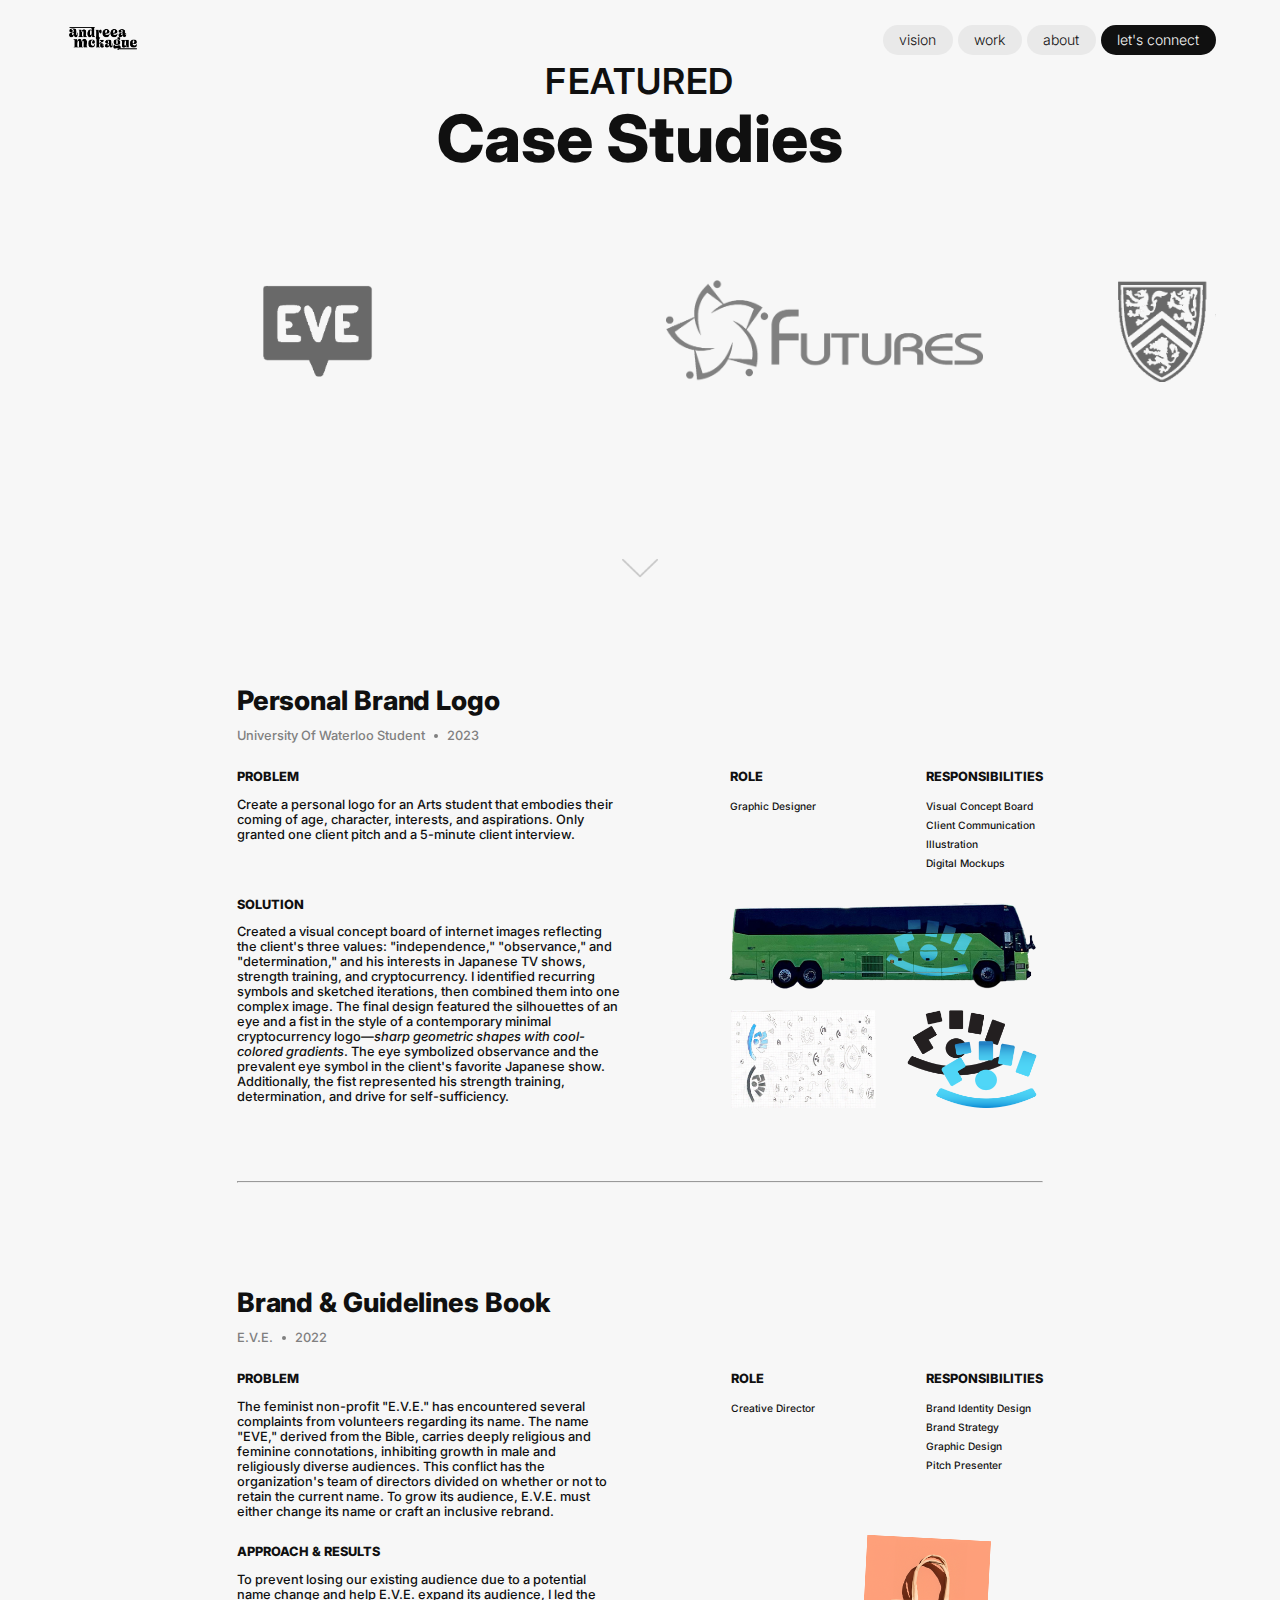
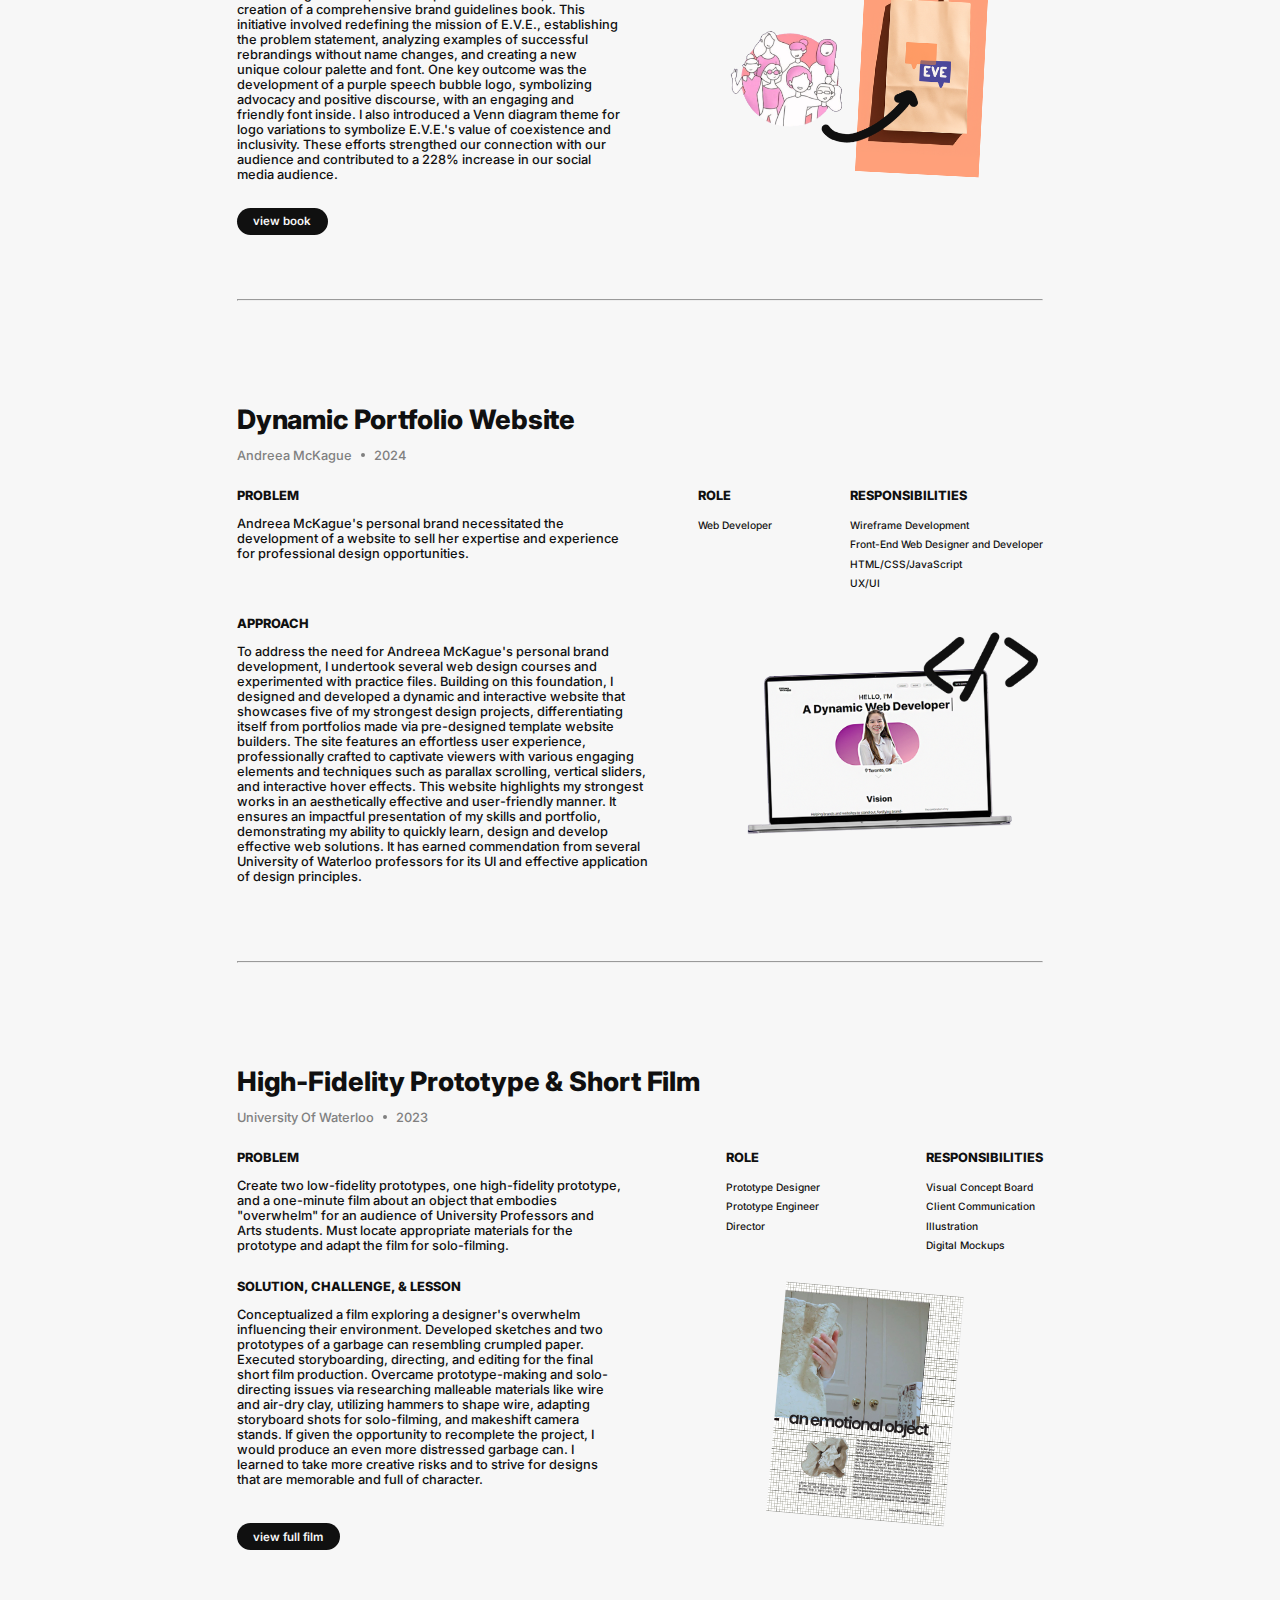
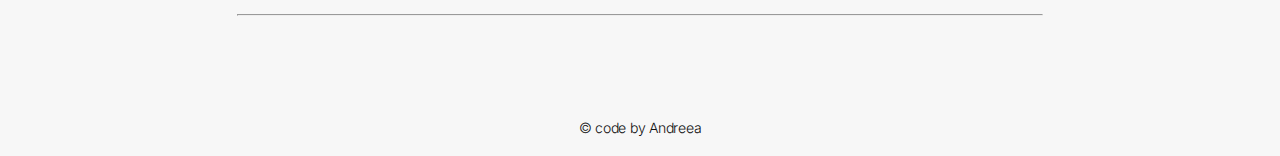
<file: work.html>
<!DOCTYPE html>
<html lang="en">
	<head>
		<title>Case Studies | Andreea McKague</title>
		<meta charset="UTF-8">
		<meta name="viewport" content="width=device-width, initial-scale=1.0">
		<link rel="icon" type="image/x-icon" href="andreea_favicon.ico">
		<link rel="stylesheet" type="text/css" href="pstyle.css">
		<link rel="preconnect" href="https://fonts.googleapis.com">
		<link rel="preconnect" href="https://fonts.gstatic.com" crossorigin>
		<link href="https://fonts.googleapis.com/css2?family=Inter:wght@100..900&display=swap" rel="stylesheet">
	</head>
	<body class="container">
		<div id="nav" class="nav">
			<a href="index.html"><img src="am_logo.png" class="logo" alt="Andreea McKague logo"></a>
			<div>
				<a href="index.html#vision" class="link"><div class="other-box">vision</div></a>
				<a href="work.html" class="link"><div class="other-box">work</div></a>
				<a href="index.html#about" class="link"><div class="other-box">about</div></a>
				<a href="mailto:andreeamckague@gmail.com" style="color: #F7F7F7;"><div class="contact-box">let's connect</div></a>
			</div>
		</div>
		
		<div id="hero" class="hero">
			<h1 style="margin-bottom: 4.5vw;">FEATURED</h1>
			<h2>Case Studies</h2>
			<div class="worked-with" style="margin-top: 11vw;">
				<div class="slider-track">
					<div class="slider-item"><img src="eve.png" alt="E.V.E. Logo"></div>
					<div class="slider-item"><img src="futures.png" alt="Futures Logo"></div>
					<div class="slider-item"><img src="uw-gray.png" alt="Waterloo University Logo"></div>
					<div class="slider-item"><img src="dpcdsb.png" alt="DPCDSB Logo"></div>
					<div class="slider-item"><img src="eve.png" alt="E.V.E. Duplicate Logo"></div>
					<div class="slider-item"><img src="futures.png" alt="Futures Duplicate Logo"></div>
					<div class="slider-item"><img src="uw-gray.png" alt="Waterloo University Duplicate Logo"></div>
					<div class="slider-item"><img src="dpcdsb.png" alt="DPCDSB Duplicate Logo"></div>
					<div class="slider-item"><img src="eve.png" alt="E.V.E. Triplicate Logo"></div>
				</div>
			</div>
			<a href="#logo"><img src="down-arrow.png" alt="\/" class="arrow" style="height: 3.8vw; margin-top: 12.6vw;"></a>
		</div>
		
		<div class="cases">
			<div id="logo" class="case-container">
				<p class="work-title">Personal Brand Logo</p>
				<div>
					<p class="job">University Of Waterloo Student<span class="dot"></span>2023</p>
				</div>
				<div style="display: flex; justify-content: space-between;">
					<div>
						<p class="all-caps">PROBLEM</p>
						<p class="job2">Create a personal logo for an Arts student that embodies their 
						coming of age, character, interests, and aspirations. Only granted one client pitch and 
						a 5-minute client interview.</p>
					</div>
					<div>
						<p class="all-caps">ROLE</p>
						<p class="description">Graphic Designer</p>
					</div>
					<div>
						<p class="all-caps">RESPONSIBILITIES</p>
						<p class="description">Visual Concept Board<br>
											   Client Communication<br>
											   Illustration<br>
											   Digital Mockups<br></p>
					</div>
				</div>
				<div style="display: flex; justify-content: space-between;">
					<div>
						<p class="all-caps">SOLUTION</p>
						<p class="job2">Created a visual concept board of internet images reflecting the client's
							three values: "independence," "observance," and "determination," and his interests in Japanese
							TV shows, strength training, and cryptocurrency. I identified recurring symbols and sketched
							iterations, then combined them into one complex image. The final design featured the
							silhouettes of an eye and a fist in the style of a contemporary minimal cryptocurrency logo&mdash;<em>sharp 
							geometric shapes with cool-colored gradients</em>. The eye symbolized observance and the prevalent eye symbol in the
							client's favorite Japanese show. Additionally, the fist represented his strength training, 
							determination, and drive for self-sufficiency.</p>
					</div>
					<div>
						<img src="logo.png" style="height: 16vw; margin-right: 0vw; margin-top: 1.5vw;">
					</div>
				</div>
			</div>
			<hr>
			<div id="brand" class="case-container">
				<p class="work-title">Brand & Guidelines Book</p>
				<div>
					<p class="job">E.V.E.<span class="dot"></span>2022</p>
				</div>
				<div style="display: flex; justify-content: space-between;">
					<div>
						<p class="all-caps">PROBLEM</p>
						<p class="job2">The feminist non-profit "E.V.E." has encountered 
						several complaints from volunteers regarding its name. The name "EVE," derived from the Bible, 
						carries deeply religious and feminine connotations, inhibiting growth in male and religiously diverse audiences.
						This conflict has the organization's team of directors divided on whether or not to retain the
						current name. To grow its audience, E.V.E. must either change its name or craft an inclusive rebrand.</p>
						</div>
						<div>
							<p class="all-caps">ROLE</p>
							<p class="description">Creative Director</p>
						</div>
						<div>
							<p class="all-caps">RESPONSIBILITIES</p>
							<p class="description">Brand Identity Design<br>
												   Brand Strategy<br>
												   Graphic Design<br>
												   Pitch Presenter<br></p>
						</div>
					</div>
					<div style="display: flex; justify-content: space-between;">
						<div>
							<p class="all-caps">APPROACH & RESULTS</p>
							<p class="job2">To prevent losing our existing audience due to a potential name change and help E.V.E.
						expand its audience, I led the creation of a comprehensive brand guidelines book. This initiative involved
						redefining the mission of E.V.E., establishing the problem statement, analyzing
						examples of successful rebrandings without name changes, and creating a new unique colour palette and 
						font.
						One key outcome was the development of a purple 
						speech bubble logo, symbolizing advocacy and positive 
						discourse, with an engaging and friendly font inside. I also introduced a Venn diagram theme
						for logo variations to symbolize E.V.E.'s value of coexistence and inclusivity. These efforts 
						strengthed our connection with our audience and contributed
						to a 228% increase in our social media audience.</p>
						</div>
						<div>
							<img src="brand.png" style="height: 19vw; margin-right: 4vw; transform: rotate(3deg);">
						</div>
					</div>
				<div style="display: flex;"><a href="https://docs.google.com/presentation/d/1GhbAsn12RFbhVDK3L7LdMRPdl7ilev0-ouhWnjM0uuI/edit?usp=sharing" target="_blank"><div class="book-button">view book</div></a></div>
			</div>
			<hr>
			<div id="website" class="case-container">
				<p class="work-title">Dynamic Portfolio Website</p>
				<div>
					<p class="job">Andreea McKague<span class="dot"></span>2024</p>
				</div>
				<div style="display: flex; justify-content: space-between;">
					<div>
						<p class="all-caps">PROBLEM</p>
						<p class="job2">Andreea McKague's personal brand necessitated the development of
						a website to sell her expertise and experience for professional design opportunities.</p>
					</div>
					<div>
						<p class="all-caps">ROLE</p>
						<p class="description">Web Developer</p>
					</div>
					<div>
						<p class="all-caps">RESPONSIBILITIES</p>
						<p class="description">Wireframe Development<br>
											   Front-End Web Designer and Developer<br>
											   HTML/CSS/JavaScript<br>
											   UX/UI<br></p>
					</div>
				</div>
				<div style="display: flex; justify-content: space-between;">
						<div>
							<p class="all-caps">APPROACH</p>
							<p class="job2" style="max-width: 32.5vw; min-width: 31vw;">
							To address the need for Andreea McKague's personal brand development, I undertook
							several web design courses and experimented with practice files. Building on this foundation,
							I designed and developed a dynamic and interactive website that showcases five of my strongest
							design projects, differentiating itself from portfolios made via pre-designed template website builders.
							The site features an effortless user experience, professionally crafted to captivate
							viewers with various engaging elements and techniques such as parallax scrolling, vertical sliders, 
							and interactive hover effects. This website highlights my strongest works in an aesthetically effective and
							user-friendly manner. It ensures an impactful presentation of
							my skills and portfolio, demonstrating my ability to quickly learn, design and develop effective web solutions.
							It has earned commendation from several University of Waterloo professors for its UI and effective application 
							of design principles. </p>
						</div>
						<div>
							<img src="website2.png" style="height: 16vw; margin-top: 1.9vw; transform: rotate(-2deg);">
						</div>
				</div>
				<hr>
				<div id="video" class="case-container">
					<p class="work-title">High-Fidelity Prototype & Short Film</p>
					<div>
						<p class="job">University Of Waterloo<span class="dot"></span>2023</p>
					</div>
					<div style="display: flex; justify-content: space-between;">
						<div>
							<p class="all-caps">PROBLEM</p>
							<p class="job2">Create two low-fidelity prototypes, one high-fidelity prototype, and a one-minute film about 
							an object that embodies "overwhelm" for an audience of University Professors and Arts students. 
							Must locate appropriate materials for the prototype and adapt the film for solo-filming.</p>
						</div>
						<div>
							<p class="all-caps">ROLE</p>
							<p class="description">Prototype Designer<br>
												   Prototype Engineer<br>
												   Director<br></p>
						</div>
						<div>
							<p class="all-caps">RESPONSIBILITIES</p>
							<p class="description">Visual Concept Board<br>
												   Client Communication<br>
												   Illustration<br>
												   Digital Mockups<br>
						</div>
					</div>
					<div style="display: flex; justify-content: space-between;">
						<div>
							<p class="all-caps">SOLUTION, CHALLENGE, & LESSON</p>
							<p class="job2">Conceptualized a film exploring a designer's overwhelm influencing 
							their environment. Developed sketches and two prototypes of a garbage can resembling crumpled paper.
							Executed storyboarding, directing, and editing for the final short film production.
							Overcame prototype-making and solo-directing issues via researching malleable materials 
							like wire and air-dry clay, utilizing hammers to shape wire, adapting storyboard shots 
							for solo-filming, and makeshift camera stands. If given the opportunity to recomplete the project, I would produce
							an even more distressed garbage can. I learned to take more creative risks and
							to strive for designs that are memorable and full of character.</p>
						</div>
						<div>
							<img src="mag4.png" style="height: 18vw; margin-top: 1.8vw; margin-right: 7vw; transform: rotate(5deg);">
						</div>
					</div>
					<div style="display: flex;"><a href="movie.html" target="_blank"><div class="book-button" style="margin: 0;">view full film</div></a></div>
				</div>
				<hr>
			<div class="end" style="margin-bottom: 0.1vw;">
				<h6>&#169; code by Andreea</h6>
			</div>
		</div>	
	</body>
</html>
</file>
<file: pstyle.css>
html{
	scroll-behaviour: smooth;
}
body{
	font-family: Inter, sans-serif;
	font-size: 15px;
	height: 100%;
	color: #101010;
	background-color: #F7F7F7;
}
a{
	text-decoration: none;
}
.featured-work a{
		color: #101010;
}
hr{
	margin: 5vw 0vw 8vw 0vw;
}
.container{
	max-width: 90%;
	margin: 0 auto;
	padding-top: 2.2vh;
}
.nav{
	display: flex;
	justify-content: space-between;
	align-items: center;
	margin: 0;
	padding: 0;
}
.nav a{
	font-family: Inter, sans-serif;
	font-weight: 300;
	font-size: 1.1vw;
	color: #101010;
	text-decoration: none;
	vertical-align: middle;
	text-align: center;
	margin: 0;
}
.link:hover{
	color: #828282;
	font-weight: 400;
}
.logo{
	filter: invert(1);
	height: 1.8vw;
	padding-left: 0.4vw;
	padding-top: 0.4vw;
	transition: transform 0.3s ease-in-out;
}
.logo:hover{
	transform: translateY(-2.5px);
	opacity: 91%;
}
.other-box{
	display: inline-block;
	background-color: #E9E9E9;
	width: fit-content;
	border-radius: 1.3vw;
	padding: 0.5vw 1.3vw;
	margin-right: 0.8px;
	margin-top: 5px;
	transition: transform 0.3s ease-in-out;
}
.contact-box{
	display: inline-block;
	background-color: #101010;
	width: fit-content;
	border-radius: 1.3vw;
	padding: 0.5vw 1.3vw;
	margin-top: 5px;
	transition: transform 0.3s ease-in-out;
}
.contact-box:hover{
	background: linear-gradient(to bottom right, purple, pink);
}
.project-contact-box{
	display: inline-block;
	background-color: #101010;
	width: fit-content;
	border-radius: 2vw;
	transition: transform 0.3s ease-in-out;
 	margin-top: 1vw;
	margin-bottom: 6.3vw;
}
.project-contact-box:hover{
	background: linear-gradient(to bottom right, purple, pink);
	transform: translateY(-2.5px);
	opacity: 95%;
}
.button-text{
	color: #F7F7F7;
	font-weight: 600;
	font-size: 1.4vw;
	padding: 1vw 2vw;
	letter-spacing: 0.01vw;
}
.hero{
	display: block;
	margin: 0;
	padding: 0;
	padding-top: 2.1vw;
	margin-bottom: 1.6vw;
}
.hero-container {
	margin-top: 0;
	display: flex;
	position: relative;
	justify-content: center;
	align-items: center;
}
.hero img{
	display: flex;
	height: 25.7vw;
	width: auto;
	margin: 0 auto;
	padding: 0;
	z-index: 2;
	transition: transform 0.3s ease-in-out;
}
.background-rectangle{
	position: absolute;
	background-image: linear-gradient(to bottom right, purple, pink);
	padding: 9.6vw 19vw;
	z-index: 1;
	border-radius: 9.4vw;
	margin-top: 6.2vw;
	margin-bottom: 0px;
}
.animated-text-container{
	margin: 0;
	padding: 0;
	background-color: #F7F7F7;
	color: #F7F7F7;
	display: flex;
	justify-content: center;
	line-height: 0px;
	font-family: Inter, sans-serif;
	z-index: 1;
}
.animated-text span{
	font-size: 5.1vw;
	font-weight: 800;	
	position: relative;
}
.animated-text span::before{
	content: "Andreea McKague";
	color: #101010;
	animation: words 12s infinite;
}
.animated-text span::after{
	content: "";
	position: absolute;
	width: calc(100% + 8px);
	height: 100%;
	background-color: #F7F7F7;
	border-left: 2px solid #101010;
	right: -8px;
	top: 0px;
	animation: typing 20s ease-in-out infinite;
}
@keyframes words{
	0%,33%{
		content: "Andreea McKague";
	}
	34%,66%{
		content: "A Designer";
	}
	67%,100%{
		content: "A Dynamic Web Developer";
	}
}
@keyframes typing{
	10%,15%,30%,35%,50%,55%,70%,75%,90%,95%{
		width: 0;
	}
	5%,20%,40%,45%,60%,65%,80%,85%,100%{
		width: calc(100% + 8px);
	}
}
h1{
	font-family: Inter, sans-serif;
	font-weight: 600;
	font-size: 2.8vw;
	text-align: center;
	line-height: 0vw;
	margin: 0;
	margin-bottom: 4.8vw;
	color: #101010;
	transition: transform 0.3s ease-in-out;
	letter-spacing: 0.09vw;
}
h2{
	margin: 0;
	padding: 0;
	color: #101010;
	display: flex;
	justify-content: center;
	align-items: center;
	font-family: Inter, sans-serif;
	font-size: 5.1vw;
	font-weight: 800;
	line-height: 0px;
	letter-spacing: -0.1px;
	transition: transform 0.3s ease-in-out;
}
h4{
	font-size: 1.93vw;
	font-family: Inter, sans-serif;
	font-weight: 600;
	text-align: center;
	color: #101010;
	margin: 0 auto;
	line-height: 0px;
	letter-spacing: -0.5px;
	transition: transform 0.3s ease-in-out;
}
h5{
	font-size: 1.7vw;
	font-family: Inter, sans-serif;
	font-weight: 400;
	color: #101010;
	margin: 0;
	letter-spacing: -0.04vw;
	transition: transform 0.3s ease-in-out;
}
h6{
	font-size: 1.1vw;
	font-family: Inter, sans-serif;
	font-weight: 300;
	color: #101010;
	margin: 0;
	letter-spacing: -0.02vw;
	transition: transform 0.3s ease-in-out;
}
.adjust{
	display: flex;
	justify-content: center;
	align-items: center;
	margin: 0;
	padding: 0;
}
.work-adjust{
	display: flex;
	justify-content: center;
	align-items: center;
	margin: 0;
	padding: 0;
	margin-bottom: 2vw;
}
.adjust p{
	transition: transform 0.3s ease-in-out;
}
h1:hover, h2:hover, .hero img:hover, h4:hover, h5:hover, h6:hover, .arrow:hover, .contact-box:hover, .other-box:hover, .adjust p:hover, h3:hover, .about-img:hover, .icon:hover, .featured-logo:hover, .featured-title:hover, .featured-text:hover{
	transform: translateY(-2.5px);
}
.location{
	height: 1.56vw;
	vertical-align: center;
}
.arrow{
	height: 3.7vw;
	opacity: 19%;
	margin: 0 auto;
	margin-top: 1vw;
	display: flex;
	justify-content: center;
	transition: transform 0.3s ease-in-out;
}
.arrow:hover{
	scroll-behaviour: smooth;
	transform: translateY(-5px);
}
.companies-container{
	display: flex;
	justify-content: space-between;
	overflow: hidden;
	align-items: center;
	padding: 20px;
	margin-top: 20px;
	margin-bottom: 90px;
	width: 100%
}
.companies-container img{
	display: block;
	height: 55px;
}
.work-preview-container{
	overflow: hidden;
	margin: 0;
	margin-top: 5vw;
	padding: 0;
	display: flex;
	height: 48vw;
	width: 100%;
	justify-content: space-between;
	align-items: center;
	background-color: #101010;
	z-index: -1;
	border-radius: 2vw;
}
.slider-track-up{
	display: flex;
	animation: scrollUp 11s linear infinite;
}
.slider-track-up-slow{
	display: flex;
	animation: scrollUp 13s linear infinite;
}
.slider-track-down{
	display: flex;
	animation: scrollDown 15s linear infinite;
}
.slider-track-down-fast{
	display: flex;
	animation: scrollDown 9s linear infinite;
}
@keyframes scrollUp {
	0% { transform: translateY(35%); }
	100% { transform: translateY(-31.5%); }
}
@keyframes scrollDown {
	0% { transform: translateY(-35%); }
	100% { transform: translateY(31.2%); }
}
.mag{
	display: flex;
	box-sizing: border-box;
	justify-content: center;
	align-items: center;
	margin: 0.55vw 0.2px;
	height: 27.3vw;
	width: 21.9vw;
	background-attachment: fixed;
}
.left-mag{
	display: flex;
	box-sizing: border-box;
	justify-content: center;
	align-items: center;
	margin: 0.55vw 0.5px;
	margin-left: 0.2vw;
	height: 27.3vw;
	width: 21.9vw;
	background-attachment: fixed;
}
.right-mag{
	display: flex;
	box-sizing: border-box;
	justify-content: center;
	align-items: center;
	margin: 0.55vw 0.2px;
	margin-right: 0.2vw;
	height: 27.3vw;
	width: 21.9vw;
	background-attachment: fixed;
}
.preview{
	display: block;
	margin: 0;
	padding: 0;
	margin-top: 1.9vw;
	margin-bottom: 7vw;
}
.vision{
	display: flex;
	margin: 0;
	padding: 0;
	margin-top: 5vw;
	margin-bottom: 14vw;
}
.column1{
	flex: 1;
	min-width: 37vw;
	padding: 0vw 2vw;
	padding-bottom: 8.7vw;
	margin: 0 2vw;
	margin-left: 9.9vw;
	line-height: 2.4vw;
	border-bottom: 1px solid #BCBBBC; 
}
.column2{
	flex: 1;
	padding: 0vw 1.27vw;
	line-height: 1.7vw;
	padding-bottom: 8.7vw;
	margin: 0 2vw;
	margin-right: 9.9vw;
	border-bottom: 1px solid #BCBBBC; 
}
.featured-work{
	display: flex;
	justify-content: center;
	align-items: center;
	margin: 0;
	padding: 0;
	margin-top: 5vw;
	flex-direction: column;
}
h3{			
	margin: 0;
	margin-top: 8.5vw;
	padding: 0;
	color: #101010;
	display: flex;
	justify-content: center;
	align-items: center;
	font-family: Inter, sans-serif;
	font-size: 3.7vw;
	font-weight: 800;
	line-height: 0px;
	letter-spacing: -0.1px;
	line-height: 0px;
	transition: transform 0.3s ease-in-out;
}
.featured-work-container{
	perspective: 10px;
	position: relative;
	overflow: hidden;
	display: flex;
	justify-content: center;
	align-items: center;
	background-color: #F7F7F7;
	height: 30vw;
	width: 68.3vw;
	margin: 0;
	padding: 0;
	z-index: 1;
	margin-bottom: 1.2vw;
}
.featured-video-container{
	perspective: 10px;
	position: relative;
	overflow: hidden;
	display: flex;
	justify-content: center;
	align-items: center;
	background-color: #F7F7F7;
	height: 30vw;
	width: 67.7vw;
	margin: 0;
	padding: 0;
	z-index: 1;
	margin-bottom: 1.2vw;
	border-radius: 2vw;
}
.shadow-cover{	
	opacity: 13%;
	background-image: linear-gradient(to top right, #101010 0.001%, transparent);
	height: 30vw;
	width: 68.3vw;
	border-radius: 2vw;
	margin: 0;
	padding: 0;
	left: 0.3vw;
	position: absolute;
	z-index: 3;	
}
.featured-work-image{
	height: 30vw;
	width: 68.3vw;
	padding: 0;
	margin: 0 5px;
	background-attachment: fixed; 
	background-position: center;
	background-size: 75%;
	border-radius: 2vw;
}
.featured-work video{
	height: 43vw;
}
.featured-title{
	font-size: 1.9vw;
	font-family: Inter, sans-serif;
	font-weight: 700;
	letter-spacing: -0.1vw;
	position: absolute;
	color: #F7F7F7;
	z-index: 3;
	bottom: 12.3vw;
	left: 4vw;
	max-width: 19vw;
	line-height: 1.8vw;
	transition: transform 0.3s ease-in-out;
}
.featured-text{
	font-size: 1vw;
	font-family: Inter, sans-serif;
	font-weight: 300;
	letter-spacing: -0.07vw;
	position: absolute;
	color: #F7F7F7;
	max-width: 17vw;
	z-index: 3;
	bottom: 7.5vw;
	left: 4vw;
	transition: transform 0.3s ease-in-out;
}
.feature-button-blue:hover{
	transform: translateY(-2.5px);
	background-image: linear-gradient(to bottom right, #1772a2, #35cafe);
	color: #F7F7F7;
}
.feature-button-blue{
	display: inline-block;
	background-color: #F7F7F7;
	width: fit-content;
	border-radius: 1.3vw;
	padding: 0 1.3vw;
	margin: 0;
	z-index: 3;
	bottom: 3.2vw;
	left: 4vw;
	position: absolute;
	transition: transform 0.3s ease-in-out;
}
.feature-button-purple:hover{
	transform: translateY(-2.5px);
	background-image: linear-gradient(to bottom right, #3639ab, #7699cd);
	color: #F7F7F7;
}
.feature-button-purple{
	display: inline-block;
	background-color: #F7F7F7;
	width: fit-content;
	border-radius: 1.3vw;
	padding: 0 1.3vw;
	margin: 0;
	bottom: 3.2vw;
	z-index: 3;
	left: 4vw;
	position: absolute;
	transition: transform 0.3s ease-in-out;
	color: #DA805A;
}
.feature-button-pink:hover{
	transform: translateY(-2.5px);
	background-image: linear-gradient(to bottom right, purple, #FFB0A9);
	color: #F7F7F7;
}
.feature-button-pink{
	display: inline-block;
	background-color: #101010;
	color: #F7F7F7;
	width: fit-content;
	border-radius: 1.3vw;
	padding: 0 1.3vw;
	margin: 0;
	bottom: 3.2vw;
	left: 4vw;
	position: absolute;
	transition: transform 0.3s ease-in-out;
	z-index: 3;
}
.feature-button-orange:hover{
	transform: translateY(-2.5px);
	background-image: linear-gradient(to bottom right, #ef8153, #ffa520);
	color: #F7F7F7;
}
.feature-button-orange{
	display: inline-block;
	background-color: #F7F7F7;
	width: fit-content;
	border-radius: 1.3vw;
	padding: 0 1.3vw;
	margin: 0;
	bottom: 3.2vw;
	left: 4vw;
	position: absolute;
	transition: transform 0.3s ease-in-out;
	z-index: 3;
}
.feature-button-text{
	font-family: Inter, sans-serif;
	font-size: 0.9vw;
	font-weight: 600;
	letter-spacing: 0.01vw;
	margin: 0;
	padding: 0;
	line-height: 2vw;
}
.featured-logo{
	top: 2vw;
	left: 4vw;
	position: absolute;
	z-index: 3;
	transition: transform 0.3s ease-in-out;
}
.feat-logo{	
	height: 3vw;
}
.featured-text:hover{
	transform: translateY(-4px);
}
.about{
	display: flex;
	justify-content: center;
	align-items: center;
	margin: 0;
	padding: 0;
	margin-top: 5.8vw;
}
.about-img{
	height: 28vw;
	border-radius: 2vw;
	transition: transform 0.3s ease-in-out;
}
.about-animated-text span{
	font-size: 1.93vw;
	font-weight: 600;
	position: relative;
}
.about-animated-text span::before{
	content: "Hello!";
	color: #101010;
	animation: about-words 11.2s infinite;
}
.about-animated-text span::after{
	content: "";
	position: absolute;
	width: calc(100% + 8px);
	height: 100%;
	background-color: #F7F7F7;
	border-left: 2px solid #101010;
	right: -8px;
	top: 0px;
	animation: typing 18s ease-in-out infinite;
}
@keyframes about-words{
	0%,33%{
		content: "Hello!";
	}
	34%,66%{
		content: "Bonjour!";
	}
	67%,100%{
		content: "Hola!";
	}
}
.col-text{
	padding-bottom: 1.1vw;
	margin: 0vw 0vw 0.5vw 6.5vw;
	border-bottom: 1px solid #BCBBBC; 
}
.my-col-text{
	display: flex;
	width: 30vw;
	margin: 2vw 0vw 0vw 0vw;
	padding: 0;
	line-height: 2.3vw;
}
.icon{
	height: 1.8vw;
	filter: invert(1);
	display: block;
	transition: transform 0.3s ease-in-out;
	padding: 0;
	margin: 9.1vw 1vw 0vw 0vw;
	opacity: 87%;
}
.icons{
	display: flex;
}
.end{
	display: flex;
	flex-direction: column;
	justify-content: center;
	align-items: center;
	padding: 0vw 0vw 1.5vw 0vw;
	margin: 0;
}
.dot{
	background-color: gray;
	height: 0.3vw;
	width: 0.3vw;
	border-radius: 0.15vw;
	display: inline-block;
	margin: 0vw 0.7vw 0.2vw 0.7vw;
}
.case-container{
	margin-top: 4vw;
}
.work-title:hover, .job:hover, .job2:hover, .all-caps:hover, .description:hover, .cases:hover,.slider-title:hover{
	transform: translateY(-2.5px);
}
.work-title{
	margin: 0;
	padding: 0;
	color: #101010;
	font-family: Inter, sans-serif;
	font-size: 2.1vw;
	font-weight: 800;
	letter-spacing: -0.1px;
	transition: transform 0.3s ease-in-out;
}

.job{
	font-family: Inter, sans-serif;
	font-size: 1vw;
	font-weight: 500;
	color: gray;
	max-width: 35vw;
	transition: transform 0.3s ease-in-out;
}
.job2{
	font-family: Inter, sans-serif;
	font-size: 1vw;
	font-weight: 500;
	color: #101010;
	max-width: 30vw;
	min-width: 29vw;
	transition: transform 0.3s ease-in-out;
}
.all-caps{
	font-family: Inter, sans-serif;
	font-size: 1vw;
	font-weight: 800;
	color: #101010;
	transition: transform 0.3s ease-in-out;
}
.description{
	font-family: Inter, sans-serif;
	font-size: 0.8vw;
	font-weight: 500;
	color: #101010;
	line-height: 1.5vw;transition: transform 0.3s ease-in-out;
}
.cases{
	max-width: 70%;
	margin: 0 auto;
	padding-top: 2.2vh;
	transition: transform 0.3s ease-in-out;
}
.showcase{
	height: 3vw;
	display: flex;
}
.worked-with{
	display: flex;
	justify-content: space-between;
	overflow: hidden;
	align-items: center;
	padding: 20;
	margin-bottom: 4vw;
	width: 100%;
}
.slider-track{
	display: flex;
	width: calc(200%);
	animation: scroll 8s linear infinite;
}
.slider-item{
	flex: 0 0 22%;
	box-sizing: border-box;
	display:flex;
	justify-content: center;
	align-items: center;
}
.worked-with img{
	display: block;
	height: 8vw;
	width: auto;
}
@keyframes scroll{
	0%{
		transform: translateX(0);
	}
	100%{
		transform: translateX(-88%);
	}
}
.slider-title{
	display: flex;
	justify-content: center;
	padding: 0;
	color: #101010;
	font-family: Inter, sans-serif;
	font-size: 1.2vw;
	font-weight: 800;
	letter-spacing: -0.1px;
	margin: 0;
	line-height: 0;
	transition: transform 0.3s ease-in-out;
	margin-bottom: 3vw;
}
.book-button:hover{
	transform: translateY(-2.5px);
	background-image: linear-gradient(to bottom right, purple, pink);
}
.book-button{
	padding: 0.5vw 1.3vw;
	background-color: #101010;
	color: #F7F7F7;
	border-radius: 1.3vw;
	width: fit-content;
	margin-top: 1vw;
	font-weight: 600;
	font-size: 0.9vw;
	transition: transform 0.3s ease-in-out;
}

@media only screen and (max-width: 768px){
	.featured-work-image{
		height: 30vw;
		width: 69vw;
		padding: 0;
		margin: 0 5px;
		background-attachment: sroll; 
		background-position: center;
		align-items: center;
		justify-content: center;
		background-size: 75%;
	}
}
.movie-container{
	background-color: #101010;
	margin: 0; 
	padding: 0;
}
</file>
